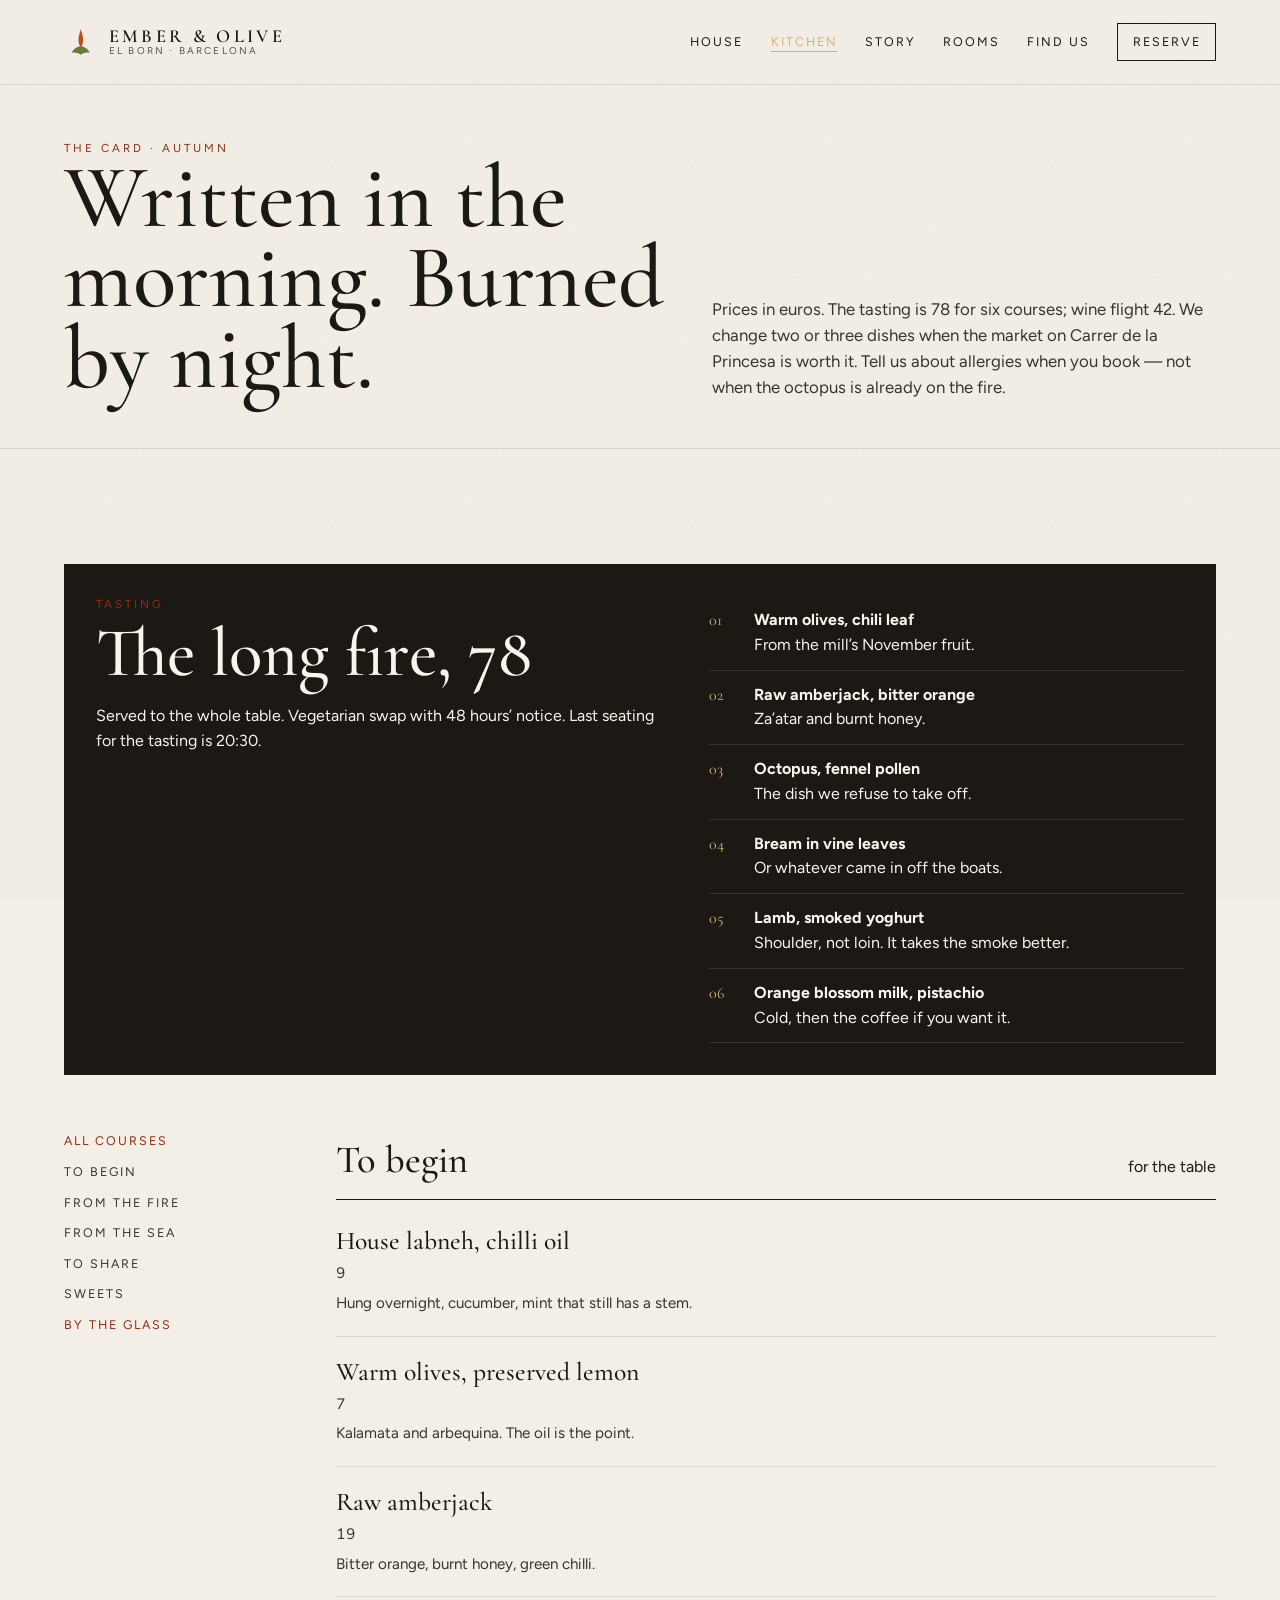
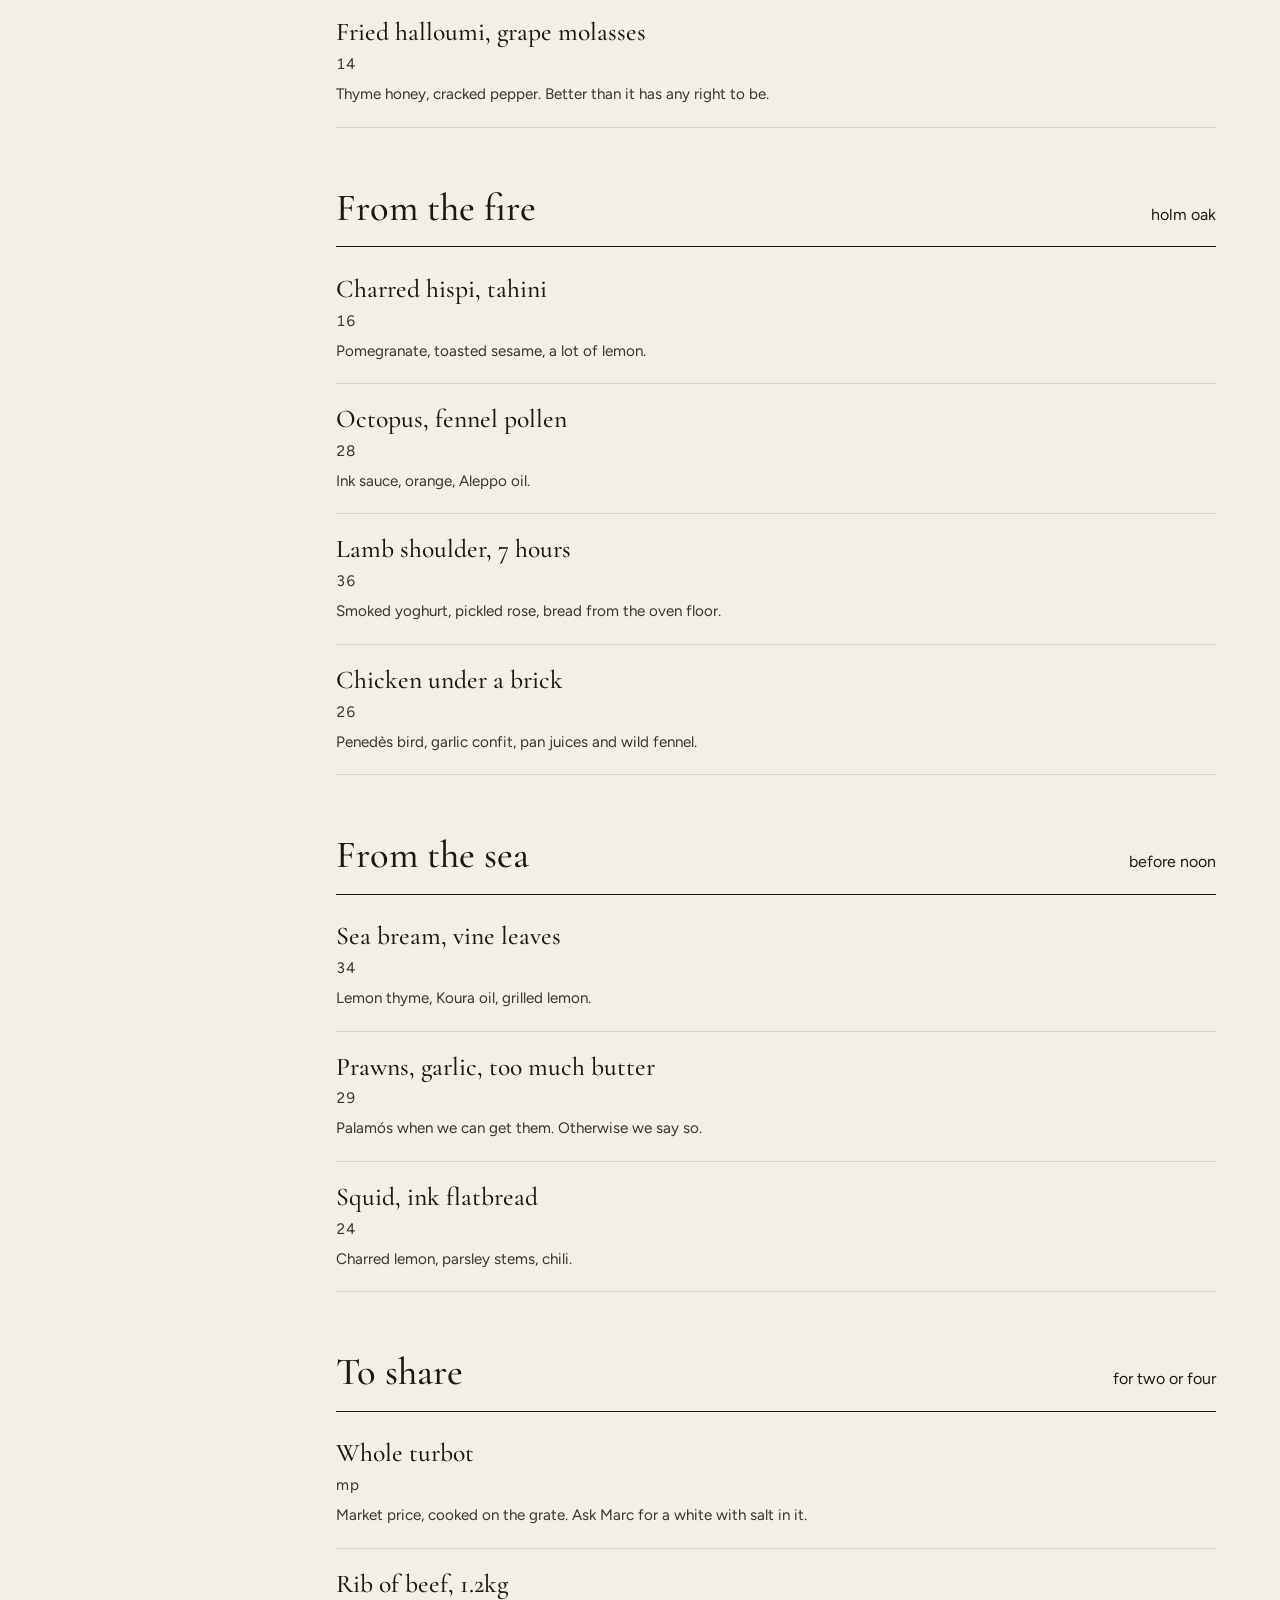
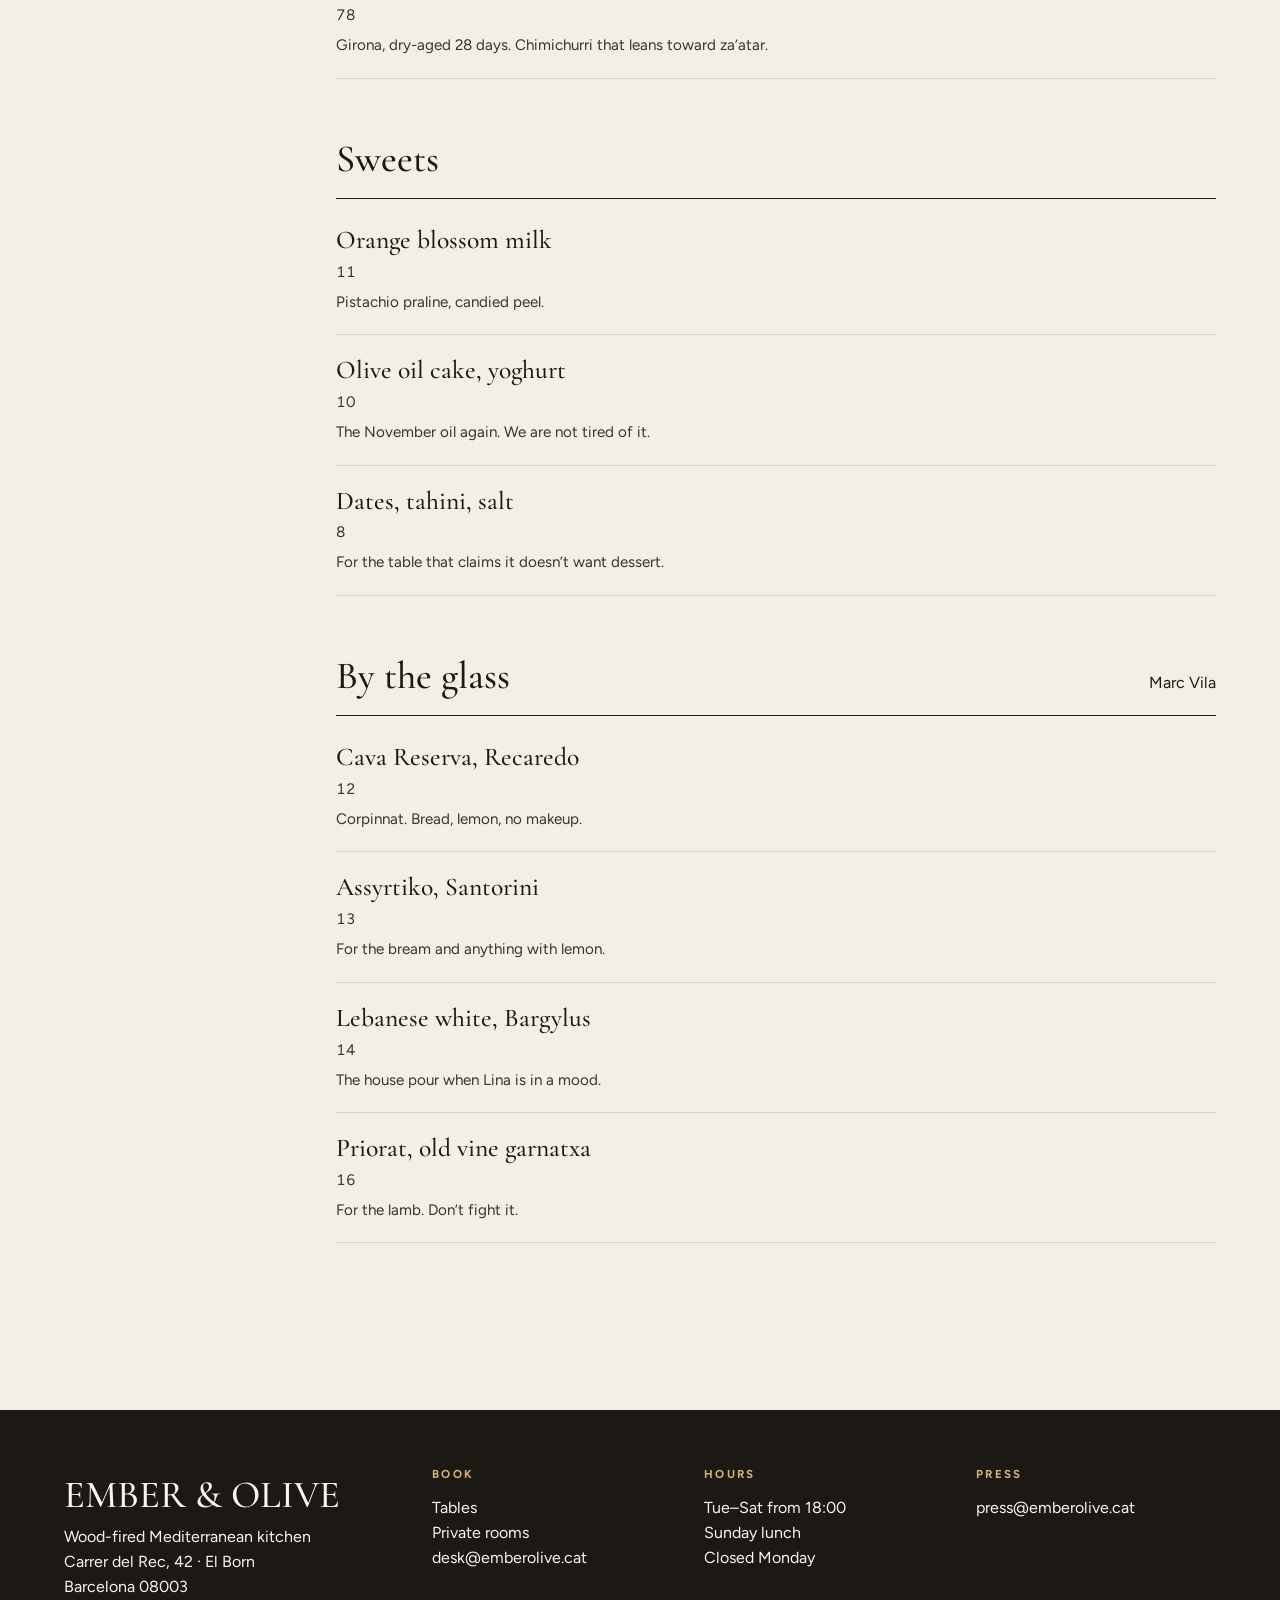
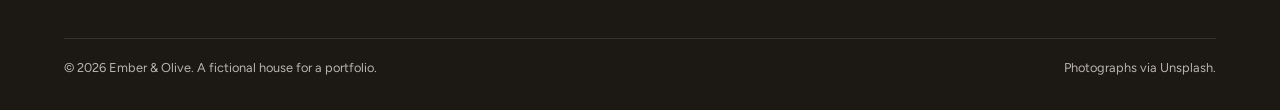
<file: menu.html>
<!DOCTYPE html>
<html lang="en">
  <head>
    <meta charset="UTF-8" />
    <meta name="viewport" content="width=device-width, initial-scale=1" />
    <title>The card — EMBER &amp; OLIVE</title>
    <meta name="description" content="À la carte and the 78€ tasting at Ember &amp; Olive: mezze, fire, sea, lamb, and a short sweet course." />
    <link rel="icon" href="favicon.svg" type="image/svg+xml" />
    <link rel="preconnect" href="https://fonts.googleapis.com" />
    <link rel="preconnect" href="https://fonts.gstatic.com" crossorigin />
    <link href="https://fonts.googleapis.com/css2?family=Cormorant+Garamond:ital,wght@0,500;0,600;1,400;1,500&family=Figtree:wght@400;500;600&display=swap" rel="stylesheet" />
    <link rel="stylesheet" href="css/styles.css" />
  </head>
  <body class="page-inner">
    <a class="skip" href="#main">Skip to the card</a>
    <div class="grain" aria-hidden="true"></div>
    <header class="site-header is-scrolled" data-header>
      <a class="logo" href="index.html">
        <svg class="logo-mark" viewBox="0 0 64 64" aria-hidden="true">
          <path d="M32 8c2.6 8 4.4 14 4.4 20.2 0 7-2.6 12.2-4.4 15.6-1.8-3.4-4.4-8.6-4.4-15.6C27.6 22 29.4 16 32 8Z" fill="#C24A1D"/>
          <path d="M32 40c8.6 1.8 15 7 17.2 13-6.8-1.3-12 .4-17.2 3.5-5.2-3.1-10.4-4.8-17.2-3.5C17 47 23.4 41.8 32 40Z" fill="#6B7A3D"/>
        </svg>
        <span>
          <span class="logo-word">Ember &amp; Olive</span>
          <small>El Born · Barcelona</small>
        </span>
      </a>
      <button class="nav-toggle" type="button" data-nav-toggle aria-expanded="false" aria-controls="site-nav" aria-label="Open menu"><span></span></button>
      <nav class="site-nav" id="site-nav" data-nav aria-label="Primary">
        <a href="index.html">House</a>
        <a href="menu.html" aria-current="page">Kitchen</a>
        <a href="story.html">Story</a>
        <a href="private-dining.html">Rooms</a>
        <a href="contact.html">Find us</a>
        <a class="nav-reserve" href="reservations.html">Reserve</a>
      </nav>
    </header>

    <main id="main">
      <header class="page-hero">
        <div>
          <p class="kicker">The card · autumn</p>
          <h1>Written in the morning. Burned by night.</h1>
        </div>
        <p class="lede">Prices in euros. The tasting is 78 for six courses; wine flight 42. We change two or three dishes when the market on Carrer de la Princesa is worth it. Tell us about allergies when you book — not when the octopus is already on the fire.</p>
      </header>

      <section class="section">
        <div class="wrap">
          <article class="tasting">
            <div>
              <p class="kicker">Tasting</p>
              <h2 class="display">The long fire, 78</h2>
              <p>Served to the whole table. Vegetarian swap with 48 hours’ notice. Last seating for the tasting is 20:30.</p>
            </div>
            <ol>
              <li><div><strong>Warm olives, chili leaf</strong><p>From the mill’s November fruit.</p></div></li>
              <li><div><strong>Raw amberjack, bitter orange</strong><p>Za’atar and burnt honey.</p></div></li>
              <li><div><strong>Octopus, fennel pollen</strong><p>The dish we refuse to take off.</p></div></li>
              <li><div><strong>Bream in vine leaves</strong><p>Or whatever came in off the boats.</p></div></li>
              <li><div><strong>Lamb, smoked yoghurt</strong><p>Shoulder, not loin. It takes the smoke better.</p></div></li>
              <li><div><strong>Orange blossom milk, pistachio</strong><p>Cold, then the coffee if you want it.</p></div></li>
            </ol>
          </article>

          <div class="menu-layout" id="all">
            <nav class="menu-nav" data-menu-nav aria-label="Courses">
              <a href="#all" data-menu-all>All courses</a>
              <a href="#begin">To begin</a>
              <a href="#fire">From the fire</a>
              <a href="#sea">From the sea</a>
              <a href="#share">To share</a>
              <a href="#sweet">Sweets</a>
              <a href="#glass">By the glass</a>
            </nav>
            <div>
              <section class="course" id="begin" data-course>
                <div class="course-head"><h2>To begin</h2><span>for the table</span></div>
                <article class="dish"><h3>House labneh, chilli oil</h3><p class="price">9</p><p>Hung overnight, cucumber, mint that still has a stem.</p></article>
                <article class="dish"><h3>Warm olives, preserved lemon</h3><p class="price">7</p><p>Kalamata and arbequina. The oil is the point.</p></article>
                <article class="dish"><h3>Raw amberjack</h3><p class="price">19</p><p>Bitter orange, burnt honey, green chilli.</p></article>
                <article class="dish"><h3>Fried halloumi, grape molasses</h3><p class="price">14</p><p>Thyme honey, cracked pepper. Better than it has any right to be.</p></article>
              </section>
              <section class="course" id="fire" data-course>
                <div class="course-head"><h2>From the fire</h2><span>holm oak</span></div>
                <article class="dish"><h3>Charred hispi, tahini</h3><p class="price">16</p><p>Pomegranate, toasted sesame, a lot of lemon.</p></article>
                <article class="dish"><h3>Octopus, fennel pollen</h3><p class="price">28</p><p>Ink sauce, orange, Aleppo oil.</p></article>
                <article class="dish"><h3>Lamb shoulder, 7 hours</h3><p class="price">36</p><p>Smoked yoghurt, pickled rose, bread from the oven floor.</p></article>
                <article class="dish"><h3>Chicken under a brick</h3><p class="price">26</p><p>Penedès bird, garlic confit, pan juices and wild fennel.</p></article>
              </section>
              <section class="course" id="sea" data-course>
                <div class="course-head"><h2>From the sea</h2><span>before noon</span></div>
                <article class="dish"><h3>Sea bream, vine leaves</h3><p class="price">34</p><p>Lemon thyme, Koura oil, grilled lemon.</p></article>
                <article class="dish"><h3>Prawns, garlic, too much butter</h3><p class="price">29</p><p>Palamós when we can get them. Otherwise we say so.</p></article>
                <article class="dish"><h3>Squid, ink flatbread</h3><p class="price">24</p><p>Charred lemon, parsley stems, chili.</p></article>
              </section>
              <section class="course" id="share" data-course>
                <div class="course-head"><h2>To share</h2><span>for two or four</span></div>
                <article class="dish"><h3>Whole turbot</h3><p class="price">mp</p><p>Market price, cooked on the grate. Ask Marc for a white with salt in it.</p></article>
                <article class="dish"><h3>Rib of beef, 1.2kg</h3><p class="price">78</p><p>Girona, dry-aged 28 days. Chimichurri that leans toward za’atar.</p></article>
              </section>
              <section class="course" id="sweet" data-course>
                <div class="course-head"><h2>Sweets</h2></div>
                <article class="dish"><h3>Orange blossom milk</h3><p class="price">11</p><p>Pistachio praline, candied peel.</p></article>
                <article class="dish"><h3>Olive oil cake, yoghurt</h3><p class="price">10</p><p>The November oil again. We are not tired of it.</p></article>
                <article class="dish"><h3>Dates, tahini, salt</h3><p class="price">8</p><p>For the table that claims it doesn’t want dessert.</p></article>
              </section>
              <section class="course" id="glass" data-course>
                <div class="course-head"><h2>By the glass</h2><span>Marc Vila</span></div>
                <article class="dish"><h3>Cava Reserva, Recaredo</h3><p class="price">12</p><p>Corpinnat. Bread, lemon, no makeup.</p></article>
                <article class="dish"><h3>Assyrtiko, Santorini</h3><p class="price">13</p><p>For the bream and anything with lemon.</p></article>
                <article class="dish"><h3>Lebanese white, Bargylus</h3><p class="price">14</p><p>The house pour when Lina is in a mood.</p></article>
                <article class="dish"><h3>Priorat, old vine garnatxa</h3><p class="price">16</p><p>For the lamb. Don’t fight it.</p></article>
              </section>
            </div>
          </div>
        </div>
      </section>
    </main>

    <footer class="site-footer">
      <div class="footer-grid wrap">
        <div>
          <h2>EMBER &amp; OLIVE</h2>
          <p>Wood-fired Mediterranean kitchen<br />Carrer del Rec, 42 · El Born<br />Barcelona 08003</p>
        </div>
        <div>
          <h3>Book</h3>
          <p><a href="reservations.html">Tables</a></p>
          <p><a href="private-dining.html">Private rooms</a></p>
          <p><a href="mailto:desk@emberolive.cat">desk@emberolive.cat</a></p>
        </div>
        <div>
          <h3>Hours</h3>
          <p>Tue–Sat from 18:00<br />Sunday lunch<br />Closed Monday</p>
        </div>
        <div>
          <h3>Press</h3>
          <p><a href="mailto:press@emberolive.cat">press@emberolive.cat</a></p>
        </div>
      </div>
      <div class="legal wrap">
        <p>© <span data-year></span> Ember &amp; Olive. A fictional house for a portfolio.</p>
        <p>Photographs via Unsplash.</p>
      </div>
    </footer>
    <script src="js/main.js"></script>
  </body>
</html>
</file>
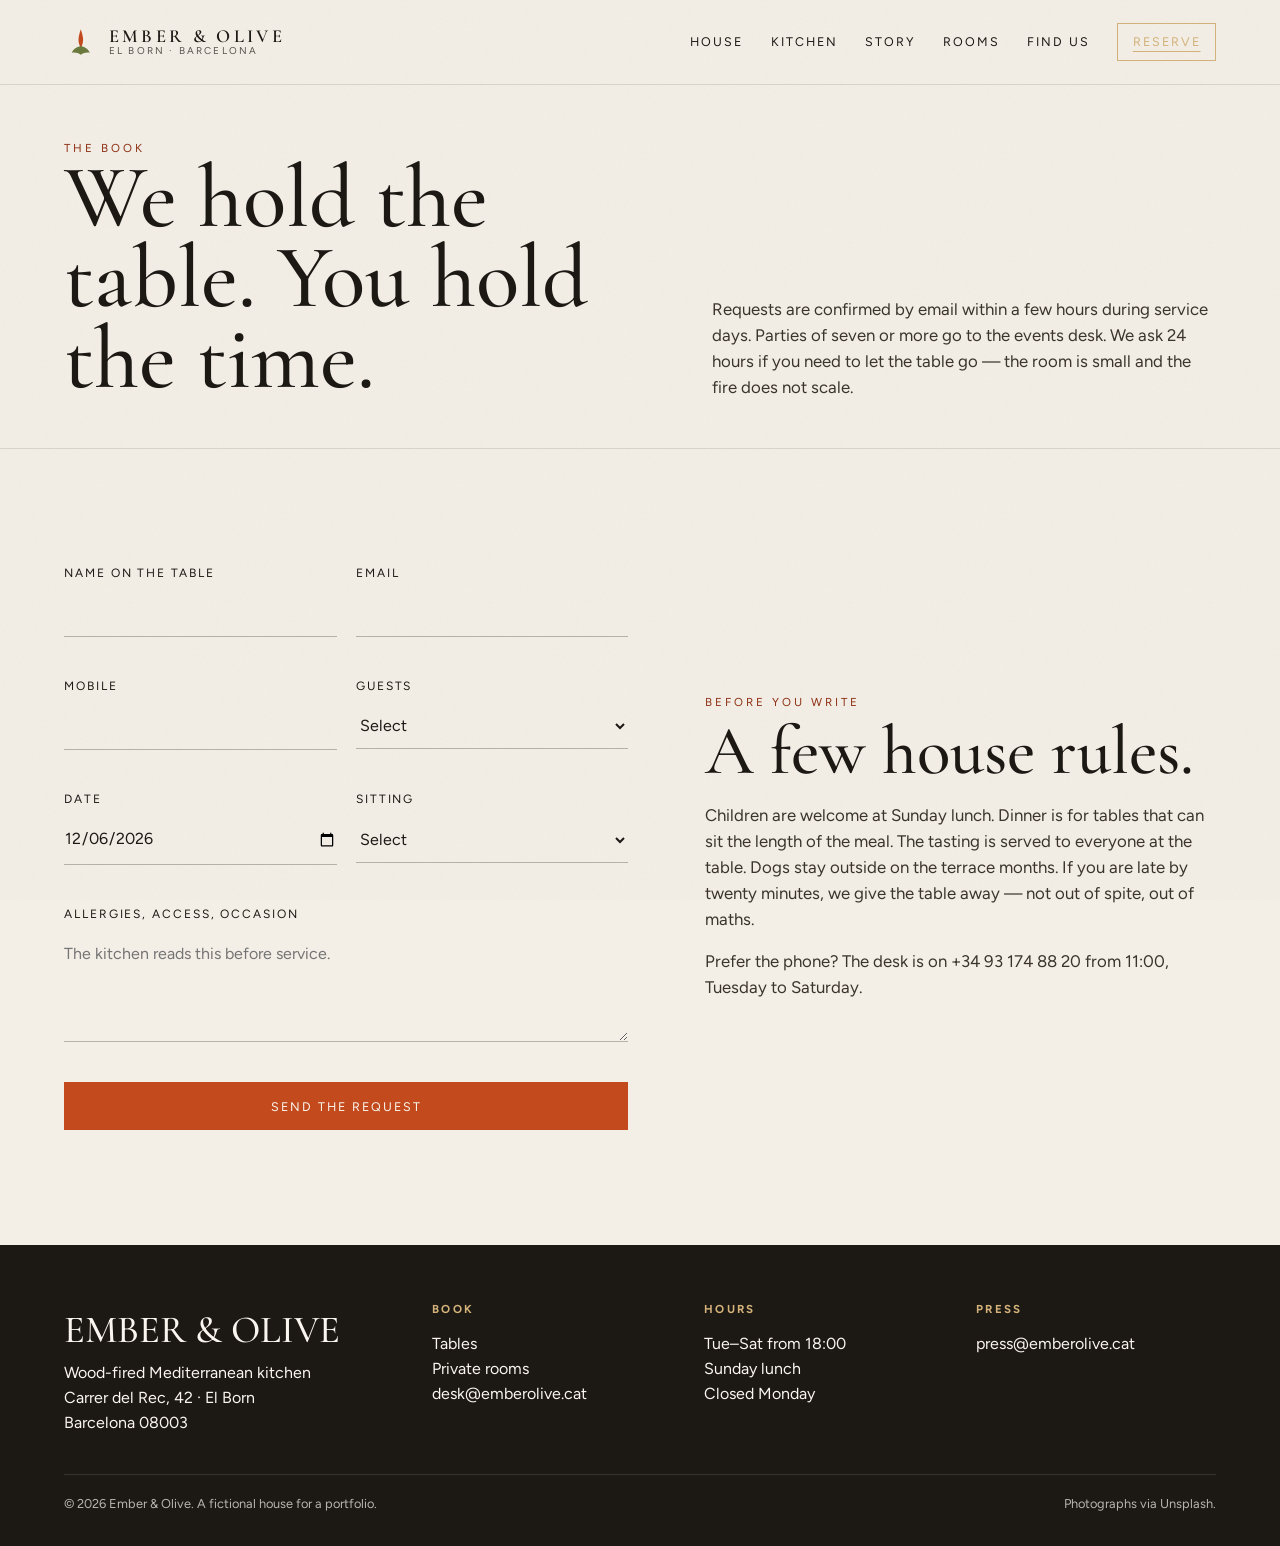
<file: reservations.html>
<!DOCTYPE html>
<html lang="en">
  <head>
    <meta charset="UTF-8" />
    <meta name="viewport" content="width=device-width, initial-scale=1" />
    <title>Reserve — EMBER &amp; OLIVE</title>
    <meta name="description" content="Request a sitting at Ember &amp; Olive in El Born. Tables are held for 1 hour 45." />
    <link rel="icon" href="favicon.svg" type="image/svg+xml" />
    <link rel="preconnect" href="https://fonts.googleapis.com" />
    <link rel="preconnect" href="https://fonts.gstatic.com" crossorigin />
    <link href="https://fonts.googleapis.com/css2?family=Cormorant+Garamond:ital,wght@0,500;0,600;1,400;1,500&family=Figtree:wght@400;500;600&display=swap" rel="stylesheet" />
    <link rel="stylesheet" href="css/styles.css" />
  </head>
  <body class="page-inner">
    <a class="skip" href="#main">Skip to reservation form</a>
    <div class="grain" aria-hidden="true"></div>
    <header class="site-header is-scrolled" data-header>
      <a class="logo" href="index.html">
        <svg class="logo-mark" viewBox="0 0 64 64" aria-hidden="true">
          <path d="M32 8c2.6 8 4.4 14 4.4 20.2 0 7-2.6 12.2-4.4 15.6-1.8-3.4-4.4-8.6-4.4-15.6C27.6 22 29.4 16 32 8Z" fill="#C24A1D"/>
          <path d="M32 40c8.6 1.8 15 7 17.2 13-6.8-1.3-12 .4-17.2 3.5-5.2-3.1-10.4-4.8-17.2-3.5C17 47 23.4 41.8 32 40Z" fill="#6B7A3D"/>
        </svg>
        <span>
          <span class="logo-word">Ember &amp; Olive</span>
          <small>El Born · Barcelona</small>
        </span>
      </a>
      <button class="nav-toggle" type="button" data-nav-toggle aria-expanded="false" aria-controls="site-nav" aria-label="Open menu"><span></span></button>
      <nav class="site-nav" id="site-nav" data-nav aria-label="Primary">
        <a href="index.html">House</a>
        <a href="menu.html">Kitchen</a>
        <a href="story.html">Story</a>
        <a href="private-dining.html">Rooms</a>
        <a href="contact.html">Find us</a>
        <a class="nav-reserve" href="reservations.html" aria-current="page">Reserve</a>
      </nav>
    </header>

    <main id="main">
      <header class="page-hero">
        <div>
          <p class="kicker">The book</p>
          <h1>We hold the table. You hold the time.</h1>
        </div>
        <p class="lede">Requests are confirmed by email within a few hours during service days. Parties of seven or more go to the events desk. We ask 24 hours if you need to let the table go — the room is small and the fire does not scale.</p>
      </header>

      <section class="section">
        <div class="wrap split">
          <form class="form" data-reservation novalidate>
            <div class="field">
              <label for="name">Name on the table</label>
              <input id="name" name="name" autocomplete="name" required />
              <p class="field-error"></p>
            </div>
            <div class="field">
              <label for="email">Email</label>
              <input id="email" name="email" type="email" autocomplete="email" required />
              <p class="field-error"></p>
            </div>
            <div class="field">
              <label for="phone">Mobile</label>
              <input id="phone" name="phone" type="tel" autocomplete="tel" required />
              <p class="field-error"></p>
            </div>
            <div class="field">
              <label for="guests">Guests</label>
              <select id="guests" name="guests" required>
                <option value="">Select</option>
                <option>1</option>
                <option>2</option>
                <option>3</option>
                <option>4</option>
                <option>5</option>
                <option>6</option>
              </select>
              <p class="field-error"></p>
            </div>
            <div class="field">
              <label for="date">Date</label>
              <input id="date" name="date" type="date" required />
              <p class="field-error"></p>
            </div>
            <div class="field">
              <label for="time">Sitting</label>
              <select id="time" name="time" required>
                <option value="">Select</option>
                <option value="13:00">Sunday lunch 13:00</option>
                <option value="18:00">18:00 first sitting</option>
                <option value="20:15">20:15</option>
                <option value="20:45">20:45 second sitting</option>
                <option value="22:15">22:15 counter</option>
              </select>
              <p class="field-error"></p>
            </div>
            <div class="field full">
              <label for="notes">Allergies, access, occasion</label>
              <textarea id="notes" name="notes" placeholder="The kitchen reads this before service."></textarea>
              <p class="field-error"></p>
            </div>
            <div class="field full">
              <button class="btn btn-ember" type="submit">Send the request</button>
            </div>
          </form>
          <aside>
            <p class="kicker">Before you write</p>
            <h2 class="display">A few house rules.</h2>
            <p class="lede">Children are welcome at Sunday lunch. Dinner is for tables that can sit the length of the meal. The tasting is served to everyone at the table. Dogs stay outside on the terrace months. If you are late by twenty minutes, we give the table away — not out of spite, out of maths.</p>
            <p class="lede reservation-phone">Prefer the phone? The desk is on <a href="tel:+34931748820">+34 93 174 88 20</a> from 11:00, Tuesday to Saturday.</p>
          </aside>
        </div>
      </section>
    </main>

    <div class="success" data-success data-modal hidden role="dialog" aria-modal="true" aria-labelledby="success-title" tabindex="-1">
      <div class="success-card">
        <p class="kicker">Request received</p>
        <h2 class="display" id="success-title">We’ll write back.</h2>
        <p data-success-summary></p>
        <p class="lede success-detail">This is a demonstration site, so no table is actually held. On a live house, this would go to the book.</p>
        <button class="btn btn-ember" type="button" data-success-close data-modal-close>Close</button>
      </div>
    </div>

    <footer class="site-footer">
      <div class="footer-grid wrap">
        <div>
          <h2>EMBER &amp; OLIVE</h2>
          <p>Wood-fired Mediterranean kitchen<br />Carrer del Rec, 42 · El Born<br />Barcelona 08003</p>
        </div>
        <div>
          <h3>Book</h3>
          <p><a href="reservations.html">Tables</a></p>
          <p><a href="private-dining.html">Private rooms</a></p>
          <p><a href="mailto:desk@emberolive.cat">desk@emberolive.cat</a></p>
        </div>
        <div>
          <h3>Hours</h3>
          <p>Tue–Sat from 18:00<br />Sunday lunch<br />Closed Monday</p>
        </div>
        <div>
          <h3>Press</h3>
          <p><a href="mailto:press@emberolive.cat">press@emberolive.cat</a></p>
        </div>
      </div>
      <div class="legal wrap">
        <p>© <span data-year></span> Ember &amp; Olive. A fictional house for a portfolio.</p>
        <p>Photographs via Unsplash.</p>
      </div>
    </footer>
    <script src="js/main.js"></script>
  </body>
</html>
</file>
<file: css/styles.css>
:root {
  --ink: #1c1814;
  --ink-soft: #3a342c;
  --paper: #f3eee6;
  --paper-2: #e8e0d2;
  --cream: #faf6ef;
  --ember: #c24a1d;
  --ember-deep: #8e2f12;
  --olive: #5e6a3a;
  --olive-deep: #3d4626;
  --brass: #b0894d;
  --brass-soft: #d4b37a;
  --wine: #6e2c38;
  --line: rgba(28, 24, 20, 0.12);
  --line-strong: rgba(28, 24, 20, 0.28);
  --white: #fffdf8;
  --shadow: 0 24px 60px rgba(28, 24, 20, 0.16);
  --serif: "Cormorant Garamond", "Iowan Old Style", Georgia, serif;
  --sans: "Figtree", "Avenir Next", system-ui, sans-serif;
  --space: clamp(1rem, 2vw, 2rem);
  --gutter: clamp(1.25rem, 5vw, 4.5rem);
  --header: 5.25rem;
  --max: 78rem;
  --ease: cubic-bezier(0.22, 1, 0.36, 1);
}

*,
*::before,
*::after {
  box-sizing: border-box;
}

html {
  scroll-behavior: smooth;
}

body {
  margin: 0;
  color: var(--ink);
  background: var(--paper);
  font-family: var(--sans);
  font-weight: 400;
  line-height: 1.55;
  letter-spacing: 0;
  text-rendering: optimizeLegibility;
}

body.nav-open {
  overflow: hidden;
}

img {
  max-width: 100%;
  display: block;
  height: auto;
}

a {
  color: inherit;
  text-decoration: none;
}

button,
input,
select,
textarea {
  font: inherit;
  color: inherit;
}

button {
  cursor: pointer;
  background: none;
  border: 0;
}

:focus-visible {
  outline: 2px solid var(--ink);
  outline-offset: 3px;
  box-shadow: 0 0 0 5px var(--cream);
}

h1,
h2,
h3,
h4,
p,
ul,
ol,
figure,
blockquote {
  margin: 0;
}

ul,
ol {
  padding: 0;
  list-style: none;
}

.skip {
  position: absolute;
  left: 1rem;
  top: -4rem;
  background: var(--ink);
  color: var(--cream);
  padding: 0.7rem 1rem;
  z-index: 80;
}

.skip:focus {
  top: 1rem;
}

.grain {
  pointer-events: none;
  position: fixed;
  inset: 0;
  z-index: 70;
  opacity: 0.09;
  mix-blend-mode: multiply;
  background-image: url("data:image/svg+xml,%3Csvg xmlns='http://www.w3.org/2000/svg' width='180' height='180'%3E%3Cfilter id='n'%3E%3CfeTurbulence type='fractalNoise' baseFrequency='.8' numOctaves='4' stitchTiles='stitch'/%3E%3C/filter%3E%3Crect width='180' height='180' filter='url(%23n)' opacity='.55'/%3E%3C/svg%3E");
}

.site-header {
  position: fixed;
  inset: 0 0 auto;
  z-index: 40;
  display: flex;
  align-items: center;
  justify-content: space-between;
  gap: 1rem;
  min-height: var(--header);
  padding: 0 var(--gutter);
  color: var(--cream);
  transition: transform 0.45s var(--ease), background 0.35s ease, color 0.35s ease, box-shadow 0.35s ease;
}

.site-header.is-scrolled,
.page-inner .site-header {
  background: rgba(243, 238, 230, 0.9);
  color: var(--ink);
  backdrop-filter: blur(16px);
  box-shadow: 0 1px 0 var(--line);
}

.site-header.is-hidden {
  transform: translateY(-110%);
}

.logo {
  display: grid;
  grid-template-columns: auto auto;
  column-gap: 0.7rem;
  align-items: center;
  line-height: 0.9;
}

.logo-mark {
  width: 2.1rem;
  height: 2.1rem;
}

.logo-word {
  font-family: var(--serif);
  font-size: 1.15rem;
  font-weight: 600;
  letter-spacing: 0.18em;
  text-transform: uppercase;
}

.logo small {
  display: block;
  margin-top: 0.2rem;
  font-family: var(--sans);
  font-size: 0.62rem;
  letter-spacing: 0.22em;
  text-transform: uppercase;
  opacity: 0.72;
}

.nav-toggle {
  display: none;
  width: 2.6rem;
  height: 2.6rem;
  border: 1px solid currentColor;
  position: relative;
}

.nav-toggle span,
.nav-toggle span::before,
.nav-toggle span::after {
  position: absolute;
  left: 0.55rem;
  right: 0.55rem;
  height: 1px;
  background: currentColor;
  content: "";
}

.nav-toggle span {
  top: 50%;
}

.nav-toggle span::before {
  top: -6px;
}

.nav-toggle span::after {
  top: 6px;
}

.site-nav {
  display: flex;
  align-items: center;
  gap: 1.7rem;
}

.site-nav a {
  font-size: 0.78rem;
  letter-spacing: 0.16em;
  text-transform: uppercase;
}

.site-header:not(.is-scrolled) .site-nav a:hover,
.site-header:not(.is-scrolled) .site-nav a[aria-current="page"] {
  color: var(--brass-soft);
}

.site-header.is-scrolled .site-nav a:hover,
.site-header.is-scrolled .site-nav a[aria-current="page"] {
  color: var(--ember-deep);
}

.site-nav a[aria-current="page"] {
  text-decoration: underline;
  text-underline-offset: 0.4em;
}

.nav-reserve {
  border: 1px solid currentColor;
  padding: 0.55rem 0.9rem;
}

.nav-reserve:hover {
  background: var(--ink);
  color: var(--cream) !important;
  border-color: var(--ink);
}

.btn {
  display: inline-flex;
  align-items: center;
  justify-content: center;
  gap: 0.5rem;
  min-height: 3rem;
  padding: 0.7rem 1.35rem;
  border: 1px solid transparent;
  font-size: 0.78rem;
  letter-spacing: 0.16em;
  text-transform: uppercase;
  transition: 0.25s ease;
}

.btn-ember {
  background: var(--ember);
  color: var(--cream);
}

.btn-ember:hover {
  background: var(--ember-deep);
}

.btn-ghost {
  border-color: currentColor;
}

.btn-ghost:hover {
  background: var(--ink);
  color: var(--cream);
  border-color: var(--ink);
}

.btn-light {
  border-color: rgba(250, 246, 239, 0.45);
  color: var(--cream);
}

.btn-light:hover {
  background: var(--cream);
  color: var(--ink);
}

.hero {
  position: relative;
  min-height: 100svh;
  display: flex;
  flex-direction: column;
  justify-content: flex-end;
  color: var(--cream);
  overflow: hidden;
}

.hero-media {
  position: absolute;
  inset: 0;
}

.hero-media img {
  width: 100%;
  height: 100%;
  object-fit: cover;
  filter: saturate(0.86) contrast(1.05);
}

.hero-media::after {
  content: "";
  position: absolute;
  inset: 0;
  background:
    linear-gradient(180deg, rgba(28, 24, 20, 0.28) 0%, rgba(28, 24, 20, 0.18) 38%, rgba(28, 24, 20, 0.78) 100%),
    radial-gradient(ellipse at 20% 80%, rgba(194, 74, 29, 0.28), transparent 42%);
}

.hero-copy {
  position: relative;
  z-index: 1;
  padding: 0 var(--gutter) 4.5rem;
  max-width: 48rem;
}

.eyebrow {
  display: inline-block;
  margin-bottom: 1rem;
  font-size: 0.72rem;
  letter-spacing: 0.28em;
  text-transform: uppercase;
}

.hero h1 {
  font-family: var(--serif);
  font-weight: 500;
  font-size: clamp(3.4rem, 9vw, 7.4rem);
  line-height: 0.88;
  letter-spacing: 0;
}

.hero h1 em {
  font-style: italic;
  font-weight: 400;
  color: var(--brass-soft);
}

.hero-actions {
  display: flex;
  flex-wrap: wrap;
  gap: 0.8rem;
  margin-top: 1.8rem;
}

.hero-meta {
  position: relative;
  z-index: 1;
  display: flex;
  flex-wrap: wrap;
  gap: 2rem;
  padding: 1.1rem var(--gutter) 1.4rem;
  border-top: 1px solid rgba(250, 246, 239, 0.16);
  background: linear-gradient(180deg, transparent, rgba(28, 24, 20, 0.35));
}

.hero-meta span {
  display: block;
  font-size: 0.68rem;
  letter-spacing: 0.2em;
  text-transform: uppercase;
  opacity: 0.7;
}

.hero-meta strong {
  display: block;
  margin-top: 0.25rem;
  font-weight: 500;
}

.ticker {
  overflow: hidden;
  border-block: 1px solid var(--line);
  background: var(--ink);
  color: var(--cream);
}

.ticker-track {
  display: flex;
  gap: 2.4rem;
  width: max-content;
  padding: 0.85rem 0;
  animation: ticker 38s linear infinite;
  font-size: 0.78rem;
  letter-spacing: 0.22em;
  text-transform: uppercase;
}

.ticker-track span {
  white-space: nowrap;
}

.section {
  padding: clamp(4.5rem, 9vw, 8rem) var(--gutter);
}

.section-tight {
  padding-block: clamp(3rem, 6vw, 5rem);
}

.wrap {
  max-width: var(--max);
  margin: 0 auto;
}

.split {
  display: grid;
  grid-template-columns: 1.05fr 0.95fr;
  gap: clamp(2rem, 6vw, 6rem);
  align-items: center;
}

.split.reverse {
  grid-template-columns: 0.9fr 1.1fr;
}

.split.reverse .split-copy {
  order: 2;
}

.kicker {
  color: var(--ember-deep);
  font-size: 0.72rem;
  letter-spacing: 0.26em;
  text-transform: uppercase;
}

.display {
  margin: 0.45rem 0 1.1rem;
  font-family: var(--serif);
  font-size: clamp(2.4rem, 5.4vw, 4.4rem);
  font-weight: 500;
  line-height: 0.95;
  letter-spacing: 0;
}

.lede {
  max-width: 38rem;
  color: var(--ink-soft);
  font-size: 1.05rem;
}

.offset-frame {
  position: relative;
}

.offset-frame img {
  width: 100%;
  aspect-ratio: 4 / 5;
  object-fit: cover;
}

.offset-frame::after {
  content: "";
  position: absolute;
  inset: 1.2rem -1.2rem -1.2rem 1.2rem;
  border: 1px solid var(--brass);
  z-index: -1;
}

.caption {
  margin-top: 0.85rem;
  font-size: 0.78rem;
  letter-spacing: 0.08em;
  text-transform: uppercase;
  color: var(--ink-soft);
}

.stat-row {
  display: grid;
  grid-template-columns: repeat(3, 1fr);
  gap: 1.5rem;
  margin-top: 2.4rem;
  padding-top: 1.6rem;
  border-top: 1px solid var(--line);
}

.stat-row strong {
  display: block;
  font-family: var(--serif);
  font-size: 2rem;
  font-weight: 500;
  line-height: 1;
}

.stat-row span {
  display: block;
  margin-top: 0.35rem;
  font-size: 0.78rem;
  color: var(--ink-soft);
}

.band-olive {
  background: var(--olive-deep);
  color: var(--cream);
}

.band-ink {
  background: var(--ink);
  color: var(--cream);
}

.band-paper-2 {
  background: var(--paper-2);
}

.quote-block {
  max-width: 46rem;
}

.quote-block p {
  font-family: var(--serif);
  font-size: clamp(1.8rem, 3.6vw, 2.8rem);
  font-style: italic;
  line-height: 1.2;
}

.quote-block cite {
  display: block;
  margin-top: 1.4rem;
  font-style: normal;
  font-size: 0.78rem;
  letter-spacing: 0.18em;
  text-transform: uppercase;
  opacity: 0.75;
}

.menu-preview {
  display: grid;
  grid-template-columns: 0.9fr 1.2fr;
  gap: 0;
  background: var(--cream);
}

.menu-preview-visual {
  min-height: 32rem;
}

.menu-preview-visual img {
  width: 100%;
  height: 100%;
  object-fit: cover;
}

.menu-preview-list {
  padding: clamp(2rem, 5vw, 4.2rem);
}

.menu-preview-list > .btn {
  margin-top: 1.6rem;
}

.dish {
  display: grid;
  grid-template-columns: 1fr auto;
  gap: 0.4rem 1.2rem;
  padding: 1.25rem 0;
  border-bottom: 1px solid var(--line);
}

.dish h3 {
  font-family: var(--serif);
  font-size: clamp(1.45rem, 2vw, 1.85rem);
  font-weight: 500;
  line-height: 1.15;
}

.dish .price {
  font-variant-numeric: tabular-nums;
  letter-spacing: 0.04em;
}

.dish p {
  grid-column: 1 / -1;
  color: var(--ink-soft);
  font-size: 0.95rem;
}

.rooms {
  display: grid;
  grid-template-columns: 1.4fr 1fr 1fr;
  gap: 1rem;
}

.section > .wrap > .rooms {
  margin-top: 2rem;
}

.room {
  position: relative;
  min-height: 22rem;
  overflow: hidden;
  color: var(--cream);
}

.room img {
  width: 100%;
  height: 100%;
  object-fit: cover;
  position: absolute;
  inset: 0;
  transition: transform 0.8s var(--ease);
}

.room:hover img {
  transform: scale(1.05);
}

.room::after {
  content: "";
  position: absolute;
  inset: 0;
  background: linear-gradient(180deg, transparent 30%, rgba(28, 24, 20, 0.78));
}

.room-copy {
  position: absolute;
  inset: auto 1.2rem 1.2rem;
  z-index: 1;
}

.room h3 {
  font-family: var(--serif);
  font-size: 2rem;
  font-weight: 500;
}

.visit {
  display: grid;
  grid-template-columns: 1fr 1fr;
  gap: 4rem;
}

.hours dt {
  font-size: 0.72rem;
  letter-spacing: 0.18em;
  text-transform: uppercase;
  color: var(--ember-deep);
}

.contact-hours {
  margin-top: 2rem;
}

.visit-cta {
  margin-top: 1.2rem;
}

.hours dd {
  margin: 0.2rem 0 1.1rem;
}

.map-panel {
  min-height: 22rem;
  background:
    linear-gradient(180deg, rgba(28, 24, 20, 0.08), rgba(28, 24, 20, 0.18)),
    url("https://images.unsplash.com/photo-1555881400-74d7acaacd8b?auto=format&fit=crop&w=1400&q=70") center/cover;
  display: grid;
  align-content: end;
  padding: 1.4rem;
  color: var(--cream);
}

.site-footer {
  padding: 3.5rem var(--gutter) 2rem;
  background: var(--ink);
  color: var(--cream);
}

.footer-grid {
  display: grid;
  grid-template-columns: 1.4fr 1fr 1fr 1fr;
  gap: 2rem;
  padding-bottom: 2.4rem;
  border-bottom: 1px solid rgba(250, 246, 239, 0.12);
}

.site-footer h2 {
  font-family: var(--serif);
  font-size: 2.4rem;
  font-weight: 500;
}

.site-footer h3 {
  margin-bottom: 0.8rem;
  font-size: 0.72rem;
  letter-spacing: 0.2em;
  text-transform: uppercase;
  color: var(--brass-soft);
}

.site-footer a:hover {
  color: var(--brass-soft);
}

.legal {
  display: flex;
  flex-wrap: wrap;
  justify-content: space-between;
  gap: 0.6rem;
  padding-top: 1.2rem;
  font-size: 0.8rem;
  opacity: 0.7;
}

.page-hero {
  padding: calc(var(--header) + 3.5rem) var(--gutter) 3rem;
  display: grid;
  grid-template-columns: 1.1fr 0.9fr;
  gap: 2rem;
  align-items: end;
  border-bottom: 1px solid var(--line);
}

.page-hero h1 {
  font-family: var(--serif);
  font-size: clamp(3rem, 7vw, 5.6rem);
  font-weight: 500;
  line-height: 0.9;
}

.menu-layout {
  display: grid;
  grid-template-columns: 14rem 1fr;
  gap: 3rem;
  align-items: start;
}

.menu-nav {
  position: sticky;
  top: calc(var(--header) + 1rem);
  display: grid;
  gap: 0.7rem;
}

.menu-nav a {
  font-size: 0.78rem;
  letter-spacing: 0.16em;
  text-transform: uppercase;
  color: var(--ink-soft);
}

.menu-nav a.is-active,
.menu-nav a[aria-current="location"],
.menu-nav a:hover {
  color: var(--ember-deep);
}

.course {
  scroll-margin-top: calc(var(--header) + 1.2rem);
  margin-bottom: 3.2rem;
}

.course-head {
  display: flex;
  justify-content: space-between;
  align-items: baseline;
  gap: 1rem;
  margin-bottom: 0.4rem;
  border-bottom: 1px solid var(--ink);
  padding-bottom: 0.5rem;
}

.course-head h2 {
  font-family: var(--serif);
  font-size: 2.4rem;
  font-weight: 500;
}

.tasting {
  display: grid;
  grid-template-columns: 1.1fr 0.9fr;
  gap: 2rem;
  padding: 2rem;
  background: var(--ink);
  color: var(--cream);
  margin-bottom: 3.5rem;
}

.tasting .display {
  color: inherit;
}

.tasting ol {
  counter-reset: course;
}

.tasting li {
  counter-increment: course;
  display: grid;
  grid-template-columns: 2rem 1fr;
  gap: 0.8rem;
  padding: 0.75rem 0;
  border-bottom: 1px solid rgba(250, 246, 239, 0.12);
}

.tasting li::before {
  content: counter(course, decimal-leading-zero);
  font-family: var(--serif);
  color: var(--brass-soft);
}

.story-chapters {
  display: grid;
  gap: 5rem;
}

.chapter {
  display: grid;
  grid-template-columns: 0.85fr 1.15fr;
  gap: 3rem;
}

.chapter:nth-child(even) {
  grid-template-columns: 1.15fr 0.85fr;
}

.chapter:nth-child(even) .chapter-copy {
  order: -1;
}

.chapter img {
  width: 100%;
  aspect-ratio: 5 / 6;
  object-fit: cover;
}

.timeline {
  display: grid;
  grid-template-columns: repeat(4, 1fr);
  gap: 1.5rem;
  margin-top: 1.5rem;
}

.timeline article {
  padding-top: 1rem;
  border-top: 2px solid var(--ember);
}

.timeline h3 {
  font-family: var(--serif);
  font-size: 2rem;
  font-weight: 500;
}

.form {
  display: grid;
  grid-template-columns: 1fr 1fr;
  gap: 1rem 1.2rem;
}

.field {
  display: grid;
  gap: 0.4rem;
}

.field.full {
  grid-column: 1 / -1;
}

.field label {
  font-size: 0.75rem;
  letter-spacing: 0.16em;
  text-transform: uppercase;
}

.field input,
.field select,
.field textarea {
  width: 100%;
  border: 0;
  border-bottom: 1px solid var(--line-strong);
  background: transparent;
  padding: 0.7rem 0;
  border-radius: 0;
}

.field textarea {
  min-height: 7rem;
  resize: vertical;
}

.field input:focus,
.field select:focus,
.field textarea:focus {
  border-bottom-color: var(--ember);
}

.field-error {
  min-height: 1.1rem;
  color: var(--ember-deep);
  font-size: 0.82rem;
}

.success {
  position: fixed;
  inset: 0;
  z-index: 60;
  background: rgba(28, 24, 20, 0.55);
  display: grid;
  place-items: center;
  padding: 1.5rem;
}

.success[hidden] {
  display: none;
}

.success-card {
  max-width: 32rem;
  background: var(--cream);
  padding: 2.2rem;
}

.success-detail {
  margin: 1rem 0 1.5rem;
}

.reservation-phone {
  margin-top: 1rem;
}

.gallery {
  columns: 3;
  column-gap: 0.8rem;
  margin-top: 1.5rem;
}

.gallery img {
  width: 100%;
  margin-bottom: 0.8rem;
  break-inside: avoid;
}

.gallery-item {
  display: block;
  width: 100%;
  margin-bottom: 0.8rem;
  padding: 0;
  break-inside: avoid;
  text-align: left;
}

.gallery-item img {
  margin: 0;
  transition: opacity 0.25s ease;
}

.gallery-item:hover img {
  opacity: 0.84;
}

.lightbox {
  position: fixed;
  inset: 0;
  z-index: 60;
  display: grid;
  place-items: center;
  padding: 1.5rem;
  background: rgba(28, 24, 20, 0.86);
  color: var(--cream);
}

.lightbox[hidden] {
  display: none;
}

.lightbox-card {
  position: relative;
  width: min(100%, 64rem);
  max-height: 100%;
  display: grid;
  justify-items: center;
  gap: 0.8rem;
}

.lightbox-card > img {
  max-height: min(75svh, 52rem);
  width: auto;
  object-fit: contain;
}

.lightbox-close {
  justify-self: end;
  padding: 0.5rem;
  color: inherit;
  text-transform: uppercase;
  letter-spacing: 0.12em;
  font-size: 0.75rem;
}

.lightbox-controls {
  display: flex;
  gap: 0.6rem;
}

.lightbox-controls .btn {
  min-height: 2.5rem;
  padding: 0.5rem 0.8rem;
  color: inherit;
}

.back-to-top {
  position: fixed;
  right: var(--gutter);
  bottom: 1.5rem;
  z-index: 30;
  width: 2.8rem;
  aspect-ratio: 1;
  display: grid;
  place-items: center;
  border: 1px solid var(--line-strong);
  background: var(--cream);
  color: var(--ink);
  font-size: 1.35rem;
  box-shadow: 0 4px 18px rgba(28, 24, 20, 0.12);
}

.back-to-top[hidden] {
  display: none;
}

body.modal-open {
  overflow: hidden;
}

[data-reveal] {
  opacity: 0;
  transform: translateY(18px);
  transition: opacity 0.8s var(--ease), transform 0.8s var(--ease);
}

[data-reveal].is-visible {
  opacity: 1;
  transform: none;
}

@keyframes ticker {
  from {
    transform: translateX(0);
  }
  to {
    transform: translateX(-50%);
  }
}

@media (max-width: 980px) {
  .split,
  .split.reverse,
  .menu-preview,
  .visit,
  .page-hero,
  .menu-layout,
  .tasting,
  .chapter,
  .chapter:nth-child(even),
  .footer-grid,
  .rooms {
    grid-template-columns: 1fr;
  }

  .split.reverse .split-copy,
  .chapter:nth-child(even) .chapter-copy {
    order: 0;
  }

  .menu-preview-visual,
  .room {
    min-height: 18rem;
  }

  .timeline {
    grid-template-columns: 1fr 1fr;
  }

  .gallery {
    columns: 2;
  }

  .menu-nav {
    position: static;
    grid-template-columns: repeat(2, 1fr);
  }
}

@media (max-width: 760px) {
  .site-header.is-scrolled,
  .page-inner .site-header {
    backdrop-filter: none;
  }

  .nav-toggle {
    display: grid;
    place-items: center;
    position: relative;
    z-index: 2;
  }

  .nav-open .nav-toggle {
    color: var(--cream);
  }

  .nav-toggle[aria-expanded="true"] span {
    background: transparent;
  }

  .nav-toggle[aria-expanded="true"] span::before {
    top: 0;
    transform: rotate(45deg);
  }

  .nav-toggle[aria-expanded="true"] span::after {
    top: 0;
    transform: rotate(-45deg);
  }

  .site-nav {
    position: absolute;
    inset: 0 auto auto 0;
    width: 100vw;
    height: 100vh;
    height: 100dvh;
    z-index: 1;
    background: var(--ink);
    color: var(--cream);
    flex-direction: column;
    justify-content: center;
    gap: 1.6rem;
    transform: translateX(100%);
    visibility: hidden;
    transition: transform 0.4s var(--ease), visibility 0s linear 0.4s;
  }

  .site-nav.is-open {
    transform: none;
    visibility: visible;
    transition: transform 0.4s var(--ease), visibility 0s;
  }

  .site-nav a {
    font-size: 1.3rem;
    letter-spacing: 0.12em;
  }

  .stat-row,
  .form,
  .timeline {
    grid-template-columns: 1fr;
  }

  .hero-copy {
    padding-bottom: 2.5rem;
  }

  .hero h1 {
    font-size: clamp(2.35rem, 10.5vw, 3.4rem);
    line-height: 0.98;
  }

  .page-hero h1 {
    font-size: clamp(2.5rem, 9vw, 3.5rem);
    line-height: 0.98;
  }

  .gallery {
    columns: 1;
  }
}

@media (max-width: 380px) {
  .site-header {
    gap: 0.6rem;
  }

  .logo {
    column-gap: 0.5rem;
  }

  .logo-mark {
    width: 1.8rem;
    height: 1.8rem;
  }

  .logo-word {
    font-size: 1rem;
    letter-spacing: 0.1em;
  }

  .logo small {
    font-size: 0.56rem;
    letter-spacing: 0.13em;
  }

  .nav-toggle {
    width: 2.75rem;
    height: 2.75rem;
    flex: 0 0 auto;
  }
}

@media (prefers-reduced-motion: reduce) {
  html {
    scroll-behavior: auto;
  }

  *,
  *::before,
  *::after {
    animation: none !important;
    transition: none !important;
  }

  [data-reveal] {
    opacity: 1;
    transform: none;
  }
}
</file>
